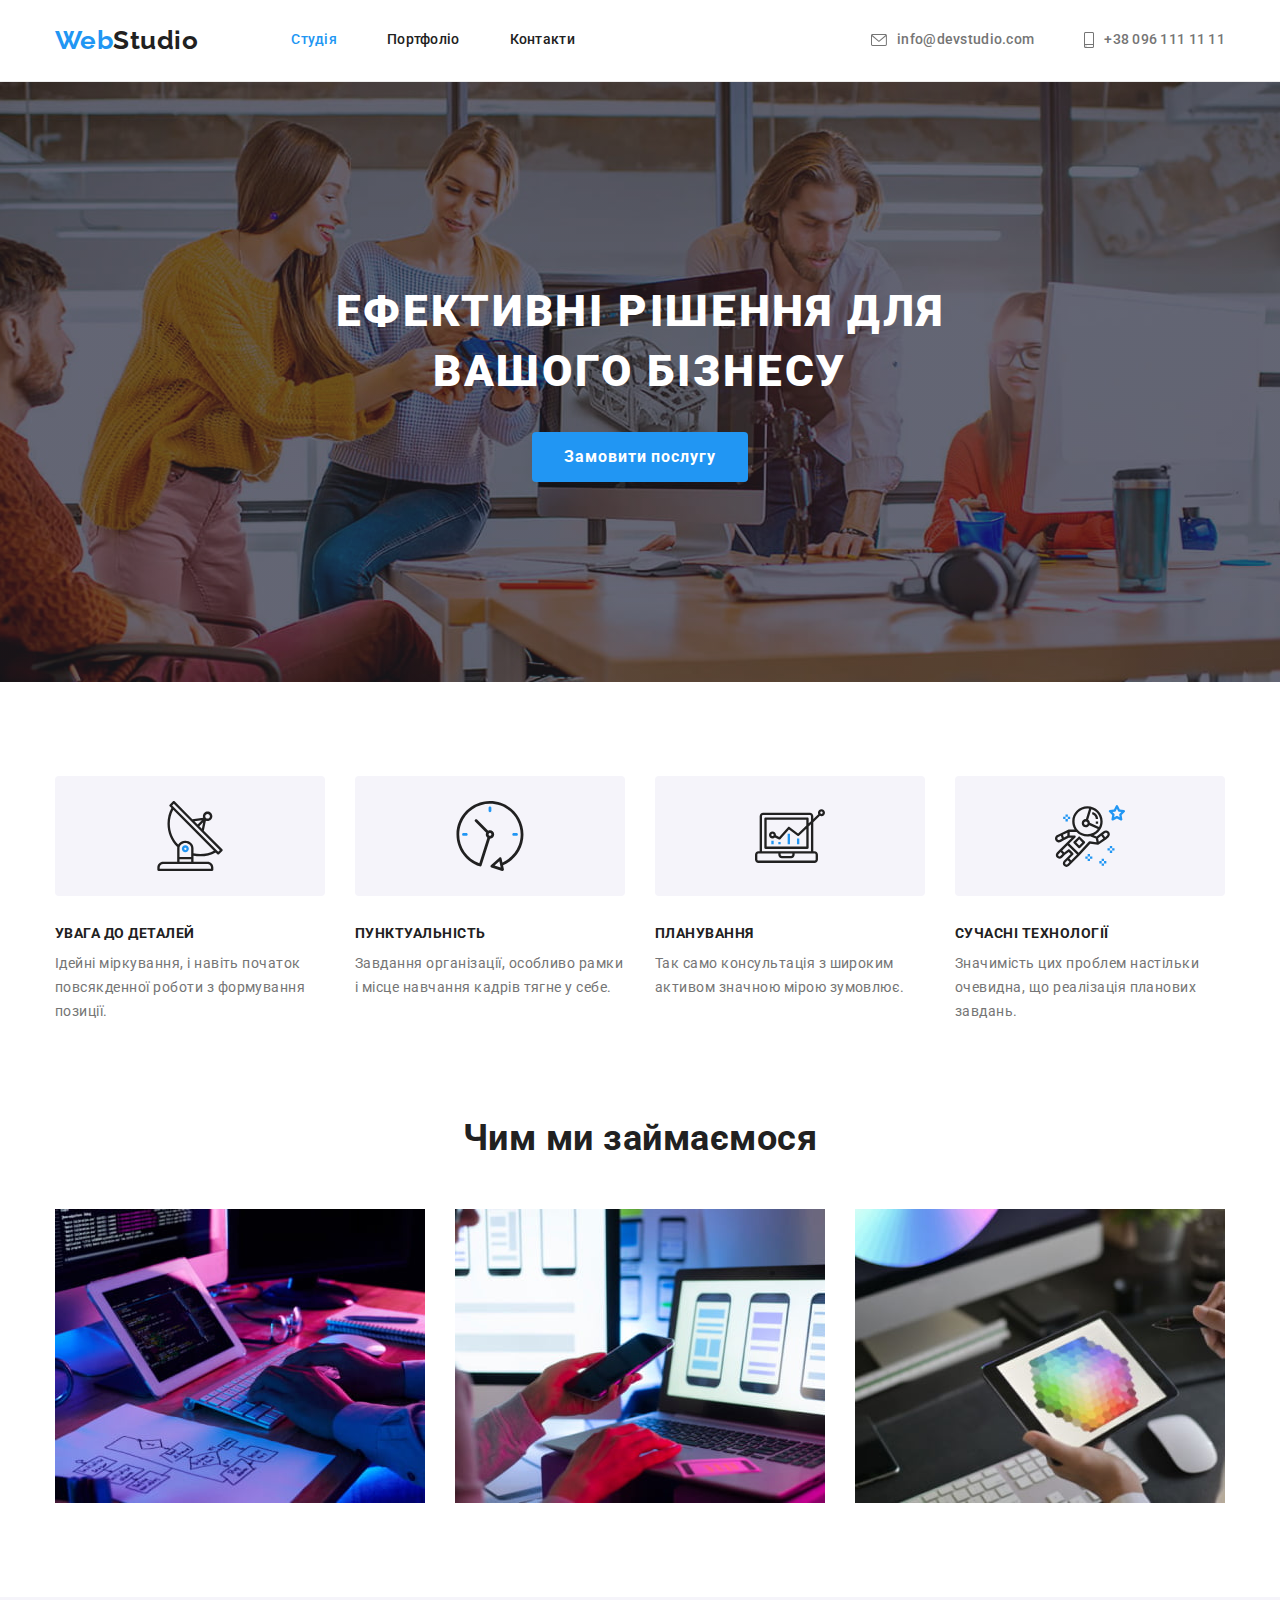
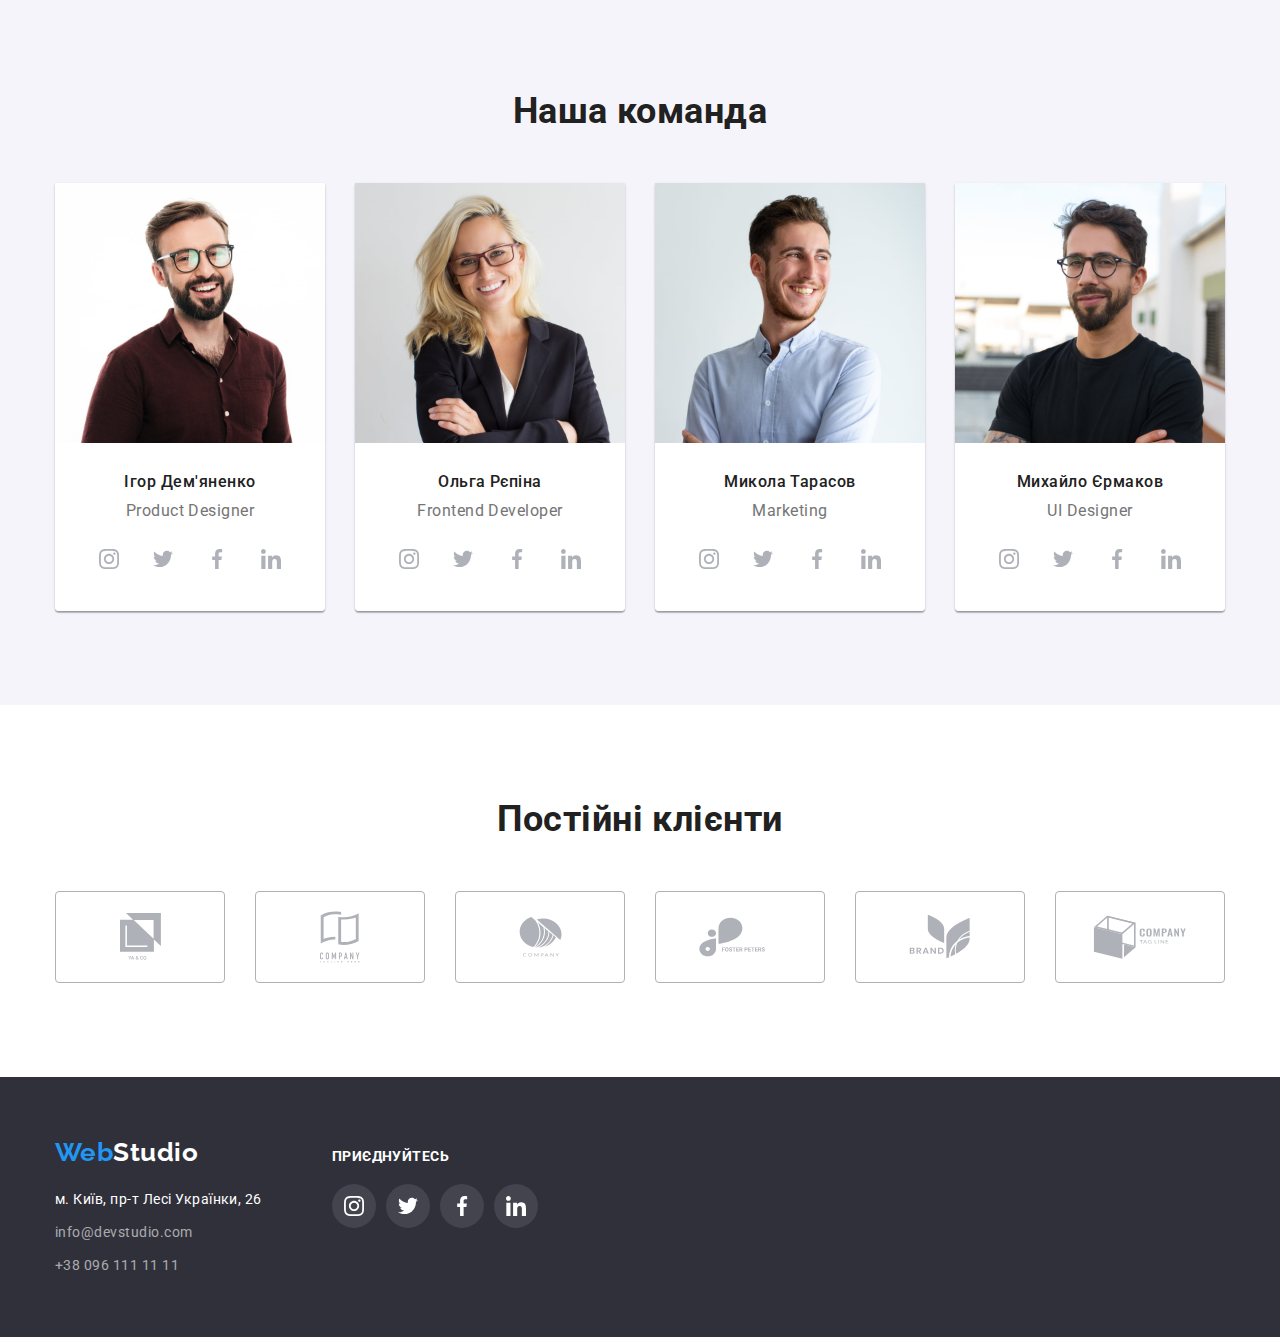
<file: index.html>
<!doctype html>
<html lang="uk">
<head>
    <meta charset="UTF-8">
    <meta http-equiv="X-UA-Compatible" content="IE=edge">
    <meta name="viewport" content="width=device-width, initial-scale=1.0">
    <title>Головна</title>
    <link href="https://fonts.googleapis.com/css2?family=Raleway:wght@700&family=Roboto:wght@400;500;700;900&display=swap" rel="stylesheet">
    <link rel="stylesheet" href="https://cdnjs.cloudflare.com/ajax/libs/modern-normalize/1.1.0/modern-normalize.min.css">
    <link rel="stylesheet" href="./css/styles.css">
</head>

<body>
    <header class="page-header">
        <div class="container">
            <nav class="flex-utility">
                <a class="logo link" href="./index.html"><span class="logo-accent">Web</span>Studio</a>
                <ul class="site-nav list flex-utility">
                    <li class="nav-item"><a class="link current-page" href="./index.html">Студія</a></li>
                    <li class="nav-item"><a class="link" href="./portfolio.html">Портфоліо</a></li>
                    <li class="nav-item"><a class="link" href="">Контакти</a></li>
                </ul>
            </nav>
            
            <ul class="contacts list flex-utility">
                <li class="contacts-item">
                    <a class="link mail-link" href="mailto:info@devstudio.com">
                        <svg class="mail-icon"   width="16" height="12">
                            <use href="./images/icons.svg#icon-envelope"></use>
                        </svg>
                        <span>info@devstudio.com</span>
                    </a>
                </li>
                <li class="contacts-item">
                    <a class="link" href="tel:+380961111111">
                        <svg class="tel-icon" width="10" height="16">
                            <use href="./images/icons.svg#icon-smartphone"></use>
                        </svg>
                        <span>+38 096 111 11 11</span>
                    </a>
                </li>
            </ul>
        </div>
    </header>

    <main>
        <section class="hero-section">
            <div class="container">
                <h1 class="hero">Ефективні рішення для <br>вашого бізнесу</h1>
                <button class="hero-btn" type="button">Замовити послугу</button>
            </div>
        </section>

        <section class="feature-section section">
            <div class="container">
                <h2 class="section-title">Особливості</h2>
                <ul class="feature-list list flex-utility">
                    <li class="item">
                        <div class="icon-wrapper">
                            <svg class="item-icon" width="70px" height="70px">
                                <use href="./images/icons.svg#icon-antenna"></use>
                            </svg>
                        </div>
                        <h3 class="item-title">УВАГА ДО ДЕТАЛЕЙ</h3>
                        <p class="item-text">Ідейні міркування, і навіть початок повсякденної роботи з формування позиції.</p>
                    </li>
                    <li class="item">
                        <div class="icon-wrapper">
                            <svg class="item-icon" width="70px" height="70px">
                                <use href="./images/icons.svg#icon-clock"></use>
                            </svg>
                        </div>
                        <h3 class="item-title">ПУНКТУАЛЬНІСТЬ</h3>
                        <p class="item-text">Завдання організації, особливо рамки і місце навчання кадрів тягне у себе.</p>
                    </li>
                    <li class="item">
                        <div class="icon-wrapper">
                            <svg class="item-icon" width="70px" height="70px">
                                <use href="./images/icons.svg#icon-diagram"></use>
                            </svg>
                        </div>
                        <h3 class="item-title">ПЛАНУВАННЯ</h3>
                        <p class="item-text">Так само консультація з широким активом значною мірою зумовлює.</p>
                    </li>
                    <li class="item">
                        <div class="icon-wrapper">
                            <svg class="item-icon" width="70px" height="70px">
                                <use href="./images/icons.svg#icon-astronaut"></use>
                            </svg>
                        </div>
                        <h3 class="item-title">СУЧАСНІ ТЕХНОЛОГІЇ</h3>
                        <p class="item-text">Значимість цих проблем настільки очевидна, що реалізація планових завдань.</p>
                    </li>
                </ul>
            </div>
        </section>

        <section class="work-section section">
            <div class="container">
                <h2 class="section-title">Чим ми займаємося</h2>
                <ul class="list flex-utility">
                    <li class="item"><img src="./images/coding.jpg" alt="розробка" width="370" height="294"></li>
                    <li class="item"><img src="./images/mobile-development.jpg" alt="мобільна розробка" width="370" height="294"></li>
                    <li class="item"><img src="./images/designing.jpg" alt="розробка дизайну" width="370" height="294"></li>
                </ul>
            </div>
        </section>

        <section class="team-section section">
            <div class="container">
                <h2 class="section-title">Наша команда</h2>
                <ul class="team-list list flex-utility">
                    <li class="team-card">
                        <img src="./images/product-designer.jpg" alt="чоловік в окулярах з бородою" width="270" height="260">
                        <div class="wrapper">
                            <h3 class="card-title">Ігор Дем'яненко</h3>
                            <p class="card-text" lang="en">Product Designer</p>
                            <ul class="social-list list">
                                <li class="social-list-item">
                                    <a href="" class="social-link">
                                        <svg class="social-icon" width="20" height="20">
                                            <use href="./images/icons.svg#icon-instagram"></use>
                                        </svg>
                                    </a>
                                </li>
                                <li class="social-list-item" width="20" height="20">
                                    <a href="" class="social-link">
                                        <svg class="social-icon">
                                            <use href="./images/icons.svg#icon-twitter"></use>
                                        </svg>
                                    </a>
                                </li>
                                <li class="social-list-item">
                                    <a href="" class="social-link">
                                        <svg class="social-icon" width="20" height="20">
                                            <use href="./images/icons.svg#icon-facebook"></use>
                                        </svg>
                                    </a>
                                </li>
                                <li class="social-list-item">
                                    <a href="" class="social-link">
                                        <svg class="social-icon" width="20" height="20">
                                            <use href="./images/icons.svg#icon-linkedin"></use>
                                        </svg>
                                    </a>
                                </li>
                            </ul>
                        </div>
                        
                    </li>
                    <li class="team-card">
                        <img src="./images/frontend-developer.jpg" alt="жінка в костюмі та окулярах" width="270" height="260">
                        <div class="wrapper">
                            <h3 class="card-title">Ольга Рєпіна</h3>
                            <p class="card-text" lang="en">Frontend Developer</p>
                            <ul class="social-list list">
                                <li class="social-list-item">
                                    <a href="" class="social-link">
                                        <svg class="social-icon" width="20" height="20">
                                            <use href="./images/icons.svg#icon-instagram"></use>
                                        </svg>
                                    </a>
                                </li>
                                <li class="social-list-item" width="20" height="20">
                                    <a href="" class="social-link">
                                        <svg class="social-icon">
                                            <use href="./images/icons.svg#icon-twitter"></use>
                                        </svg>
                                    </a>
                                </li>
                                <li class="social-list-item">
                                    <a href="" class="social-link">
                                        <svg class="social-icon" width="20" height="20">
                                            <use href="./images/icons.svg#icon-facebook"></use>
                                        </svg>
                                    </a>
                                </li>
                                <li class="social-list-item">
                                    <a href="" class="social-link">
                                        <svg class="social-icon" width="20" height="20">
                                            <use href="./images/icons.svg#icon-linkedin"></use>
                                        </svg>
                                    </a>
                                </li>
                            </ul>
                        </div>
                    </li>
                    <li class="team-card">
                        <img src="./images/marketing.jpg" alt="чоловік у блакитній сорочці" width="270" height="260">
                        <div class="wrapper">
                            <h3 class="card-title">Микола Тарасов</h3>
                            <p class="card-text" lang="en">Marketing</p>
                            <ul class="social-list list">
                                <li class="social-list-item">
                                    <a href="" class="social-link">
                                        <svg class="social-icon" width="20" height="20">
                                            <use href="./images/icons.svg#icon-instagram"></use>
                                        </svg>
                                    </a>
                                </li>
                                <li class="social-list-item" width="20" height="20">
                                    <a href="" class="social-link">
                                        <svg class="social-icon">
                                            <use href="./images/icons.svg#icon-twitter"></use>
                                        </svg>
                                    </a>
                                </li>
                                <li class="social-list-item">
                                    <a href="" class="social-link">
                                        <svg class="social-icon" width="20" height="20">
                                            <use href="./images/icons.svg#icon-facebook"></use>
                                        </svg>
                                    </a>
                                </li>
                                <li class="social-list-item">
                                    <a href="" class="social-link">
                                        <svg class="social-icon" width="20" height="20">
                                            <use href="./images/icons.svg#icon-linkedin"></use>
                                        </svg>
                                    </a>
                                </li>
                            </ul>
                        </div>
                    </li>
                    <li class="team-card">
                        <img src="./images/ui-designer.jpg" alt="чоловік в окулярах та чорній футболці" width="270" height="260">
                        <div class="wrapper">
                            <h3 class="card-title">Михайло Єрмаков</h3>
                            <p class="card-text" lang="en">UI Designer</p>
                            <ul class="social-list list">
                                <li class="social-list-item">
                                    <a href="" class="social-link">
                                        <svg class="social-icon" width="20" height="20">
                                            <use href="./images/icons.svg#icon-instagram"></use>
                                        </svg>
                                    </a>
                                </li>
                                <li class="social-list-item" width="20" height="20">
                                    <a href="" class="social-link">
                                        <svg class="social-icon">
                                            <use href="./images/icons.svg#icon-twitter"></use>
                                        </svg>
                                    </a>
                                </li>
                                <li class="social-list-item">
                                    <a href="" class="social-link">
                                        <svg class="social-icon" width="20" height="20">
                                            <use href="./images/icons.svg#icon-facebook"></use>
                                        </svg>
                                    </a>
                                </li>
                                <li class="social-list-item">
                                    <a href="" class="social-link">
                                        <svg class="social-icon" width="20" height="20">
                                            <use href="./images/icons.svg#icon-linkedin"></use>
                                        </svg>
                                    </a>
                                </li>
                            </ul>
                        </div>
                    </li>
                </ul>
            </div>
        </section>

        <section class="client-section section">
            <div class="container">
                <h2 class="section-title">Постійні клієнти</h2>
                <ul class="client-list list">
                    <li class="client-item">
                        <a href="" class="client-link">
                            <svg class="client-icon" width="41" height="47">
                                <use href="./images/icons.svg#icon-group-6"></use>
                            </svg>
                        </a>
                        
                    </li>
                    <li class="client-item">
                        <a href="" class="client-link">
                            <svg class="client-icon" width="40" height="52">
                                <use href="./images/icons.svg#icon-group-1"></use>
                            </svg>
                        </a>
                        
                    </li>
                    <li class="client-item">
                        <a href="" class="client-link">
                            <svg class="client-icon" width="43" height="41">
                                <use href="./images/icons.svg#icon-group-2"></use>
                            </svg>
                        </a>
                        
                    </li>
                    <li class="client-item">
                        <a href="" class="client-link">
                            <svg class="client-icon" width="84" height="40">
                                <use href="./images/icons.svg#icon-group-3"></use>
                            </svg>
                        </a>
                        
                    </li>
                    <li class="client-item">
                        <a href="" class="client-link">
                            <svg class="client-icon" width="62" height="45">
                                <use href="./images/icons.svg#icon-group-4"></use>
                            </svg>
                        </a>
                        
                    </li>
                    <li class="client-item">
                        <a href="" class="client-link">
                            <svg class="client-icon" width="94" height="44">
                                <use href="./images/icons.svg#icon-group-5"></use>
                            </svg>
                        </a>
                        
                    </li>
                </ul>
            </div>
        </section>
    </main>
    
    <footer class="page-footer">
        <div class="container">
            <div class="wrapper">
                <a class="logo link" href="./index.html"><span class="logo-accent">Web</span>Studio</a>
                <address>
                    <p class="addres-text">м. Київ, пр-т Лесі Українки, 26</p>
                    <ul class="contact-list list">
                        <li class="item"><a class="link" href="mailto:info@devstudio.com">info@devstudio.com</a></li>
                        <li class="item"><a class="link" href="tel:+380961111111">+38 096 111 11 11</a></li>
                    </ul>
                </address>
            </div>
            <div class="footer-social-block">
                <p class="social-block-text">приєднуйтесь</p>
                <ul class="social-list list">
                    <li class="social-list-item">
                        <a href="" class="social-link">
                            <svg class="social-icon" width="20" height="20">
                                <use href="./images/icons.svg#icon-instagram"></use>
                            </svg>
                        </a>
                    </li>
                    <li class="social-list-item" width="20" height="20">
                        <a href="" class="social-link">
                            <svg class="social-icon">
                                <use href="./images/icons.svg#icon-twitter"></use>
                            </svg>
                        </a>
                    </li>
                    <li class="social-list-item">
                        <a href="" class="social-link">
                            <svg class="social-icon" width="20" height="20">
                                <use href="./images/icons.svg#icon-facebook"></use>
                            </svg>
                        </a>
                    </li>
                    <li class="social-list-item">
                        <a href="" class="social-link">
                            <svg class="social-icon" width="20" height="20">
                                <use href="./images/icons.svg#icon-linkedin"></use>
                            </svg>
                        </a>
                    </li>
                </ul>
            </div>
        </div>
    </footer>
</body>
</html>
</file>
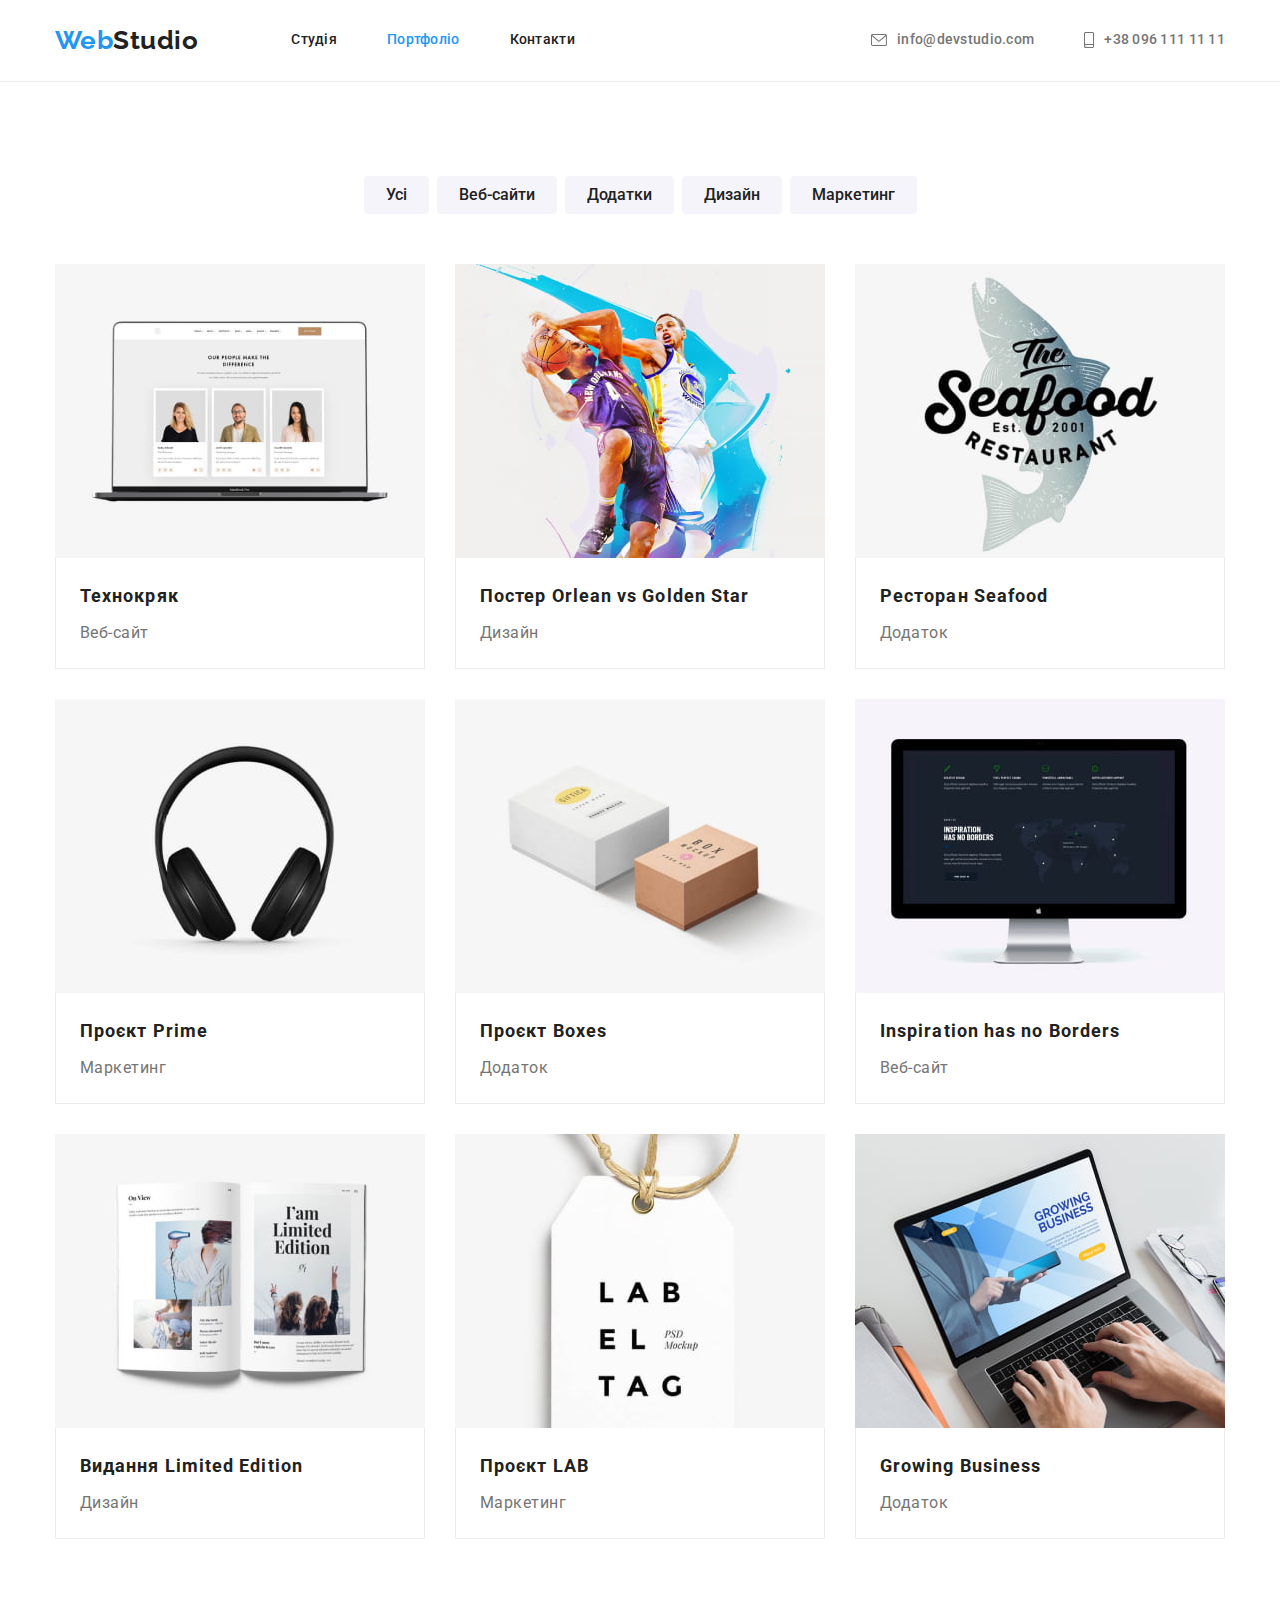
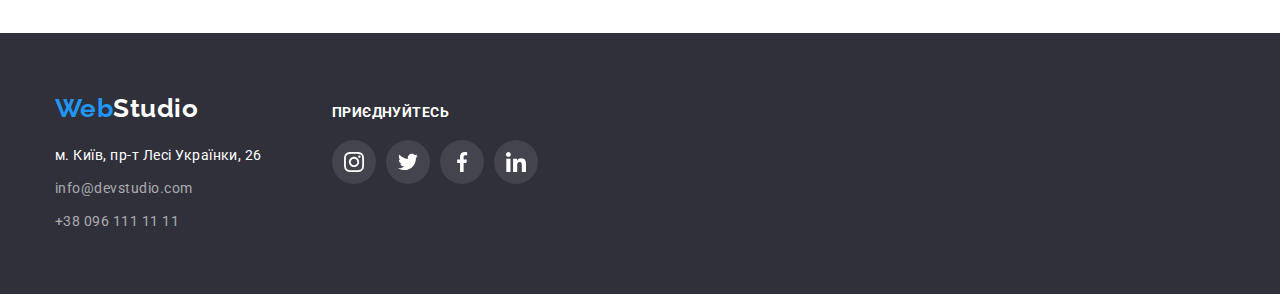
<file: portfolio.html>
<!doctype html>
<html lang="uk">

<head>
    <meta charset="UTF-8">
    <meta http-equiv="X-UA-Compatible" content="IE=edge">
    <meta name="viewport" content="width=device-width, initial-scale=1.0">
    <title>Портфоліо</title>
    <link href="https://fonts.googleapis.com/css2?family=Raleway:wght@700&family=Roboto:wght@400;500;700;900&display=swap" rel="stylesheet">
    <link rel="stylesheet" href="https://cdnjs.cloudflare.com/ajax/libs/modern-normalize/1.1.0/modern-normalize.min.css">
    <link rel="stylesheet" href="./css/styles.css">
</head>

<body>
    <header class="page-header">
        <div class="container">
            <nav class="flex-utility">
                <a class="logo link" href="./index.html"><span class="logo-accent">Web</span>Studio</a>
                <ul class="site-nav list flex-utility">
                    <li class="nav-item"><a class="link" href="./index.html">Студія</a></li>
                    <li class="nav-item"><a class="link  current-page" href="./portfolio.html">Портфоліо</a></li>
                    <li class="nav-item"><a class="link" href="">Контакти</a></li>
                </ul>
            </nav>
    
            <ul class="contacts list flex-utility">
                <li class="contacts-item">
                    <a class="link mail-link" href="mailto:info@devstudio.com">
                        <svg class="mail-icon" width="16" height="12">
                            <use href="./images/icons.svg#icon-envelope"></use>
                        </svg>
                        <span>info@devstudio.com</span>
                    </a>
                </li>
                <li class="contacts-item">
                    <a class="link" href="tel:+380961111111">
                        <svg class="tel-icon" width="10" height="16">
                            <use href="./images/icons.svg#icon-smartphone"></use>
                        </svg>
                        <span>+38 096 111 11 11</span>
                    </a>
                </li>
            </ul>
        </div>
    </header>

    <main>
       <section class="projects-section section">
        <div class="container">
            <h1>Реалізовані проекти</h1>
            <ul class="btn-list list flex-utility">
                <li><button class="btn" type="button">Усі</button></li>
                <li><button class="btn" type="button">Веб-сайти</button></li>
                <li><button class="btn" type="button">Додатки</button></li>
                <li><button class="btn" type="button">Дизайн</button></li>
                <li><button class="btn" type="button">Маркетинг</button></li>
            </ul>
            <ul class="work-list list">
                <li class="work-card"><a class="link" href="">
                        <img src="./images/technocrack.jpg" alt="ноутбук з додатком на моніторі" width="370">
                        <div class="wrapper">
                            <h2 class="card-title">Технокряк</h2>
                            <p class="card-text">Веб-сайт</p>
                        </div>
                    </a></li>
                <li class="work-card"><a class="link" href="">
                        <img src="./images/poster.jpg" alt="баскетболісти змагаються за м'яч" width="370">
                        <div class="wrapper">
                            <h2 class="card-title">Постер <span lang="en">Orlean vs Golden Star</span></h2>
                            <p class="card-text">Дизайн</p>
                        </div>
                    </a></li>
                <li class="work-card"><a class="link" href="">
                        <img src="./images/seafood.jpg" alt="силует риби з написом" width="370">
                        <div class="wrapper">
                            <h2 class="card-title">Ресторан <span lang="en">Seafood</span></h2>
                            <p class="card-text">Додаток</p>
                        </div>
                    </a></li>
                <li class="work-card"><a class="link" href="">
                        <img src="./images/prime.jpg" alt="навушники" width="370">
                        <div class="wrapper">
                            <h2 class="card-title">Проєкт <span lang="en">Prime</span></h2>
                            <p class="card-text">Маркетинг</p>
                        </div>
                    </a></li>
                <li class="work-card"><a class="link" href="">
                        <img src="./images/boxes.jpg" alt="коробки" width="370">
                        <div class="wrapper">
                            <h2 class="card-title">Проєкт <span lang="en">Boxes</span></h2>
                            <p class="card-text">Додаток</p>
                        </div>
                    </a></li>
                <li class="work-card"><a class="link" href="">
                        <img src="./images/inspiration.jpg" alt="монітор з віткритим застосунком" width="370">
                        <div class="wrapper">
                            <h2 class="card-title" lang="en">Inspiration has no Borders</h2>
                            <p class="card-text">Веб-сайт</p>
                        </div>
                    </a></li>
                <li class="work-card"><a class="link" href="">
                        <img src="./images/limited-edition.jpg" alt="журнал" width="370">
                        <div class="wrapper">
                            <h2 class="card-title">Видання <span lang="en">Limited Edition</span></h2>
                            <p class="card-text">Дизайн</p>
                        </div>
                    </a></li>
                <li class="work-card"><a class="link" href="">
                        <img src="./images/lab.jpg" alt="етикетка" width="370">
                        <div class="wrapper">
                            <h2 class="card-title">Проєкт <span lang="en">LAB</span></h2>
                            <p class="card-text">Маркетинг</p>
                        </div>
                    </a></li>
                <li class="work-card"><a class="link" href="">
                        <img src="./images/growing-busines.jpg" alt="ноутбук за яким працює людина" width="370">
                        <div class="wrapper">
                            <h2 class="card-title" lang="en">Growing Business</h2>
                            <p class="card-text">Додаток</p>
                        </div>
                    </a></li>
            </ul>
        </div>
       </section>
    </main>

    <footer class="page-footer">
        <div class="container">
            <div class="wrapper">
                <a class="logo link" href="./index.html"><span class="logo-accent">Web</span>Studio</a>
                <address>
                    <p class="addres-text">м. Київ, пр-т Лесі Українки, 26</p>
                    <ul class="contact-list list">
                        <li class="item"><a class="link" href="mailto:info@devstudio.com">info@devstudio.com</a></li>
                        <li class="item"><a class="link" href="tel:+380961111111">+38 096 111 11 11</a></li>
                    </ul>
                </address>
            </div>
            <div class="footer-social-block">
                <p class="social-block-text">приєднуйтесь</p>
                <ul class="social-list list">
                    <li class="social-list-item">
                        <a href="" class="social-link">
                            <svg class="social-icon" width="20" height="20">
                                <use href="./images/icons.svg#icon-instagram"></use>
                            </svg>
                        </a>
                    </li>
                    <li class="social-list-item" width="20" height="20">
                        <a href="" class="social-link">
                            <svg class="social-icon">
                                <use href="./images/icons.svg#icon-twitter"></use>
                            </svg>
                        </a>
                    </li>
                    <li class="social-list-item">
                        <a href="" class="social-link">
                            <svg class="social-icon" width="20" height="20">
                                <use href="./images/icons.svg#icon-facebook"></use>
                            </svg>
                        </a>
                    </li>
                    <li class="social-list-item">
                        <a href="" class="social-link">
                            <svg class="social-icon" width="20" height="20">
                                <use href="./images/icons.svg#icon-linkedin"></use>
                            </svg>
                        </a>
                    </li>
                </ul>
            </div>
        </div>
    </footer>
</body>

</html>
</file>
<file: css/styles.css>
:root {
    --accent-color: #2196F3;
    --main-text-color: #757575;
    --title-text-color: #212121;
    --primary-white-color: #FFFFFF;
    --secondary-bg-color: #2F303A;
    --btn-bg-color: #F5F4FA;
    --border-color: #ECECEC;
    --icon-color: #AFB1B8;
    --icon-dark-color: #43444D;
}

body {
    color: var(--main-text-color);
    font-family: 'Roboto', sans-serif;
    font-size: 16px;
    font-style: normal;
    line-height: 1.17;
    letter-spacing: 0.03em;
}

ul, h1, h2, h3, h4, h5, h6, p {
    margin: 0;
    padding: 0;
}

img {
    display: block;
    max-width: 100%;
    height: auto;
}

.list {
    list-style: none;
}

.link {

    color: inherit;
    font-style: normal;
    text-decoration: none;
}

.flex-utility {
    display: flex;
}

.container {
    margin: 0 auto;
    width: 1200px;
    padding: 0 15px;    
}

.section {
    padding-bottom: 94px;
    padding-top: 94px;
}

.page-header {
    padding-top: 25px;
    padding-bottom: 25px;
}

.page-header .container {
    display: flex;
    align-items: center;
}

.logo {
    display: block;
    margin-right: 93px;
    color: var(--title-text-color);

    font-family: 'Raleway', sans-serif;
    font-weight: 700;
    font-size: 26px;
    line-height: 1.19;
}

.logo-accent {
    color: var(--accent-color);
}

.contacts.list {
    margin-left: auto;
}

.site-nav .nav-item:not(:last-child) {
    margin-right: 50px;
}

.site-nav .nav-item {
    display: flex;
    align-items: center;
}
.site-nav .link {
    display: block;
        
    color: var(--title-text-color);
    font-weight: 500;
    font-size: 14px;
    line-height: 1.14;
    letter-spacing: 0.02em;
}

.nav-item .current-page {
    color: var(--accent-color);
}    

.nav-item .link:hover,
.nav-item .link:focus,
.contacts .link:hover,
.contacts .link:focus,
.contact-list .link:hover,
.contact-list .link:focus {
    color: var(--accent-color);
}

.mail-icon,
.tel-icon {
    fill: currentColor;
}

.mail-icon {
    width: 16px;
    height: 12px;
    display: inline-block;
}

.mail-link:hover .mail-icon,
.tel-link:hover .tel-icon,
.mail-link:focus .mail-icon,
.tel-link:focus .tel-icon {
    fill: currentColor;
}

.contacts-item span{
    display: block;
}

.contacts .contacts-item:not(:last-child) {
    margin-right: 50px;
}

.contacts .link{
    display: flex;
    gap: 10px;
    align-items: center;
    color: var(--main-text-color);

    font-weight: 500;
    font-size: 14px;
    line-height: 1.14;
    letter-spacing: 0.02em;
}

.page-header {
    border-bottom: 1px solid;
    border-color: var(--border-color);
}

.hero-section {
    max-width: 1600px;
    height: 600px;
    margin-left: auto;
    margin-right: auto;
    background-image: linear-gradient(rgba(47, 48, 58, 0.4), rgba(47, 48, 58, 0.4)),
    url("../images/hero-background-image.jpg");
    background-repeat: no-repeat;
    background-size: cover;
    background-position: center;
    padding-top: 200px;
    padding-bottom: 200px;
    text-align: center;
}

.hero {
    margin-bottom: 30px;
    color: var(--primary-white-color);

    font-weight: 900;
    font-size: 44px;
    line-height: 1.36;
    text-align: center;
    letter-spacing: 0.06em;
    text-transform: uppercase;
}

.hero-btn {
    min-width: 216px;
    padding: 10px 32px;


    color: var(--primary-white-color);
    background-color: var(--accent-color);
    border: transparent;
    border-radius: 4px;

    font-family: inherit;
    font-weight: 700;
    font-size: 16px;
    line-height: 1.88;
    text-align: center;
    letter-spacing: 0.06em;
}

.feature-list .item {
    width: 270px;
}

.feature-list .item:not(:last-child) {
    margin-right: 30px;
}

.feature-list .item-title {
    margin-bottom: 10px;

    color: var(--title-text-color);
    
    font-weight: 700;
    font-size: 14px;
    line-height: 1.14;
    text-transform: uppercase;
}

.feature-list .item-text {
    line-height: 1.71;
    font-size: 14px;
}

.icon-wrapper{
    width: 270px;
    height: 120px;
    display: flex;
    justify-content: center;
    align-items: center;
    background-color: var(--btn-bg-color);
    margin-bottom: 30px;
    border-radius: 4px;
}

.item-icon{
    display: block;
}

.section-title {
    color: var(--title-text-color);

    font-weight: 700;
    font-size: 36px;
    line-height: 1.16;
    text-align: center;
}

.work-section {
    padding-top: 0;
}

.work-section .section-title {
    margin-bottom: 50px;
}

.work-section .item:not(:last-child) {
    margin-right: 30px;
}

.team-section {
    background-color: var(--btn-bg-color);
}

.team-section .section-title {
    margin-bottom: 50px;
}

.team-card:not(:last-child) {
    margin-right: 30px;
}

.team-card .wrapper {
    padding-top: 30px;
    padding-bottom: 30px;
    background-color: var(--primary-white-color);
    border: 1px transparent;
    border-radius: 0px 0px 4px 4px;
}

.team-card .card-title {
    color: var(--title-text-color);

    font-size: 16px;
    font-weight: 500;
    line-height: 1.18;
    text-align: center;
}

.team-card {
    box-shadow: 0px 1px 3px rgba(0, 0, 0, 0.12), 0px 1px 1px rgba(0, 0, 0, 0.14), 0px 2px 1px rgba(0, 0, 0, 0.2);
    border: 1px transparent;
    border-radius: 0px 0px 4px 4px;
}

.team-card .card-text {
    margin-top: 10px;

    line-height: 1.18;
    text-align: center;
}

.social-list {
    margin-top: 16px;
    display: flex;
    gap: 10px;
    justify-content: center;
}

.social-list-item {
    width: 44px;
    height: 44px;
    border-radius: 50%;
}

.social-link {
    display: block;
    width: 100%;
    height: 100%;
    border-radius: 50%;
    display: flex;
    justify-content: center;
    align-items: center;
}

.social-icon {
    fill: var(--icon-color);
    width: 20px;
    height: 20px;
}

.social-link:hover .social-icon,
.social-link:focus .social-icon {
    fill: var(--primary-white-color);
}

.social-link:hover,
.social-link:focus {
    background-color: var(--accent-color);
}

.client-section .section-title {
    margin-bottom: 50px;
}

.client-list {
    display: flex;
    gap: 30px;
}

.client-item {
    width: 170px;
    height: 92px;
}

.client-link {
    display: block;
    width: 100%;
    height: 100%;
    display: flex;
    justify-content: center;
    align-items: center;
    border-radius: 4px;
    border: 1px solid var(--icon-color);
    border-radius: 4px;
}

.client-icon {
    fill: var(--icon-color);
}

.client-link:hover .client-icon,
.client-link:focus .client-icon {
    fill: var(--accent-color);
}

.client-link:hover {
    border-color:var(--accent-color);
}

.page-footer {
    padding-bottom: 60px;
    padding-top: 60px;

    background-color: var(--secondary-bg-color);
}

.page-footer .logo {
    margin-bottom: 20px;

    color: var(--primary-white-color);
}

.addres-text {
    margin-bottom: 9px;

    color: var(--primary-white-color);

    font-style: normal;
    font-size: 14px;
    line-height: 1.71;
}

.contact-list .item:not(:last-child) {
    margin-bottom: 9px;
}

.contact-list .link {
    color: rgba(255, 255, 255, 0.6);

    font-size: 14px;
    line-height: 1.71;    
}

.social-block-text {
    margin-bottom: 20px;
    font-family: 'Roboto';
    font-style: normal;
    font-weight: 700;
    font-size: 14px;
    line-height: 16px;
    letter-spacing: 0.03em;
    text-transform: uppercase;
    
    color: var(--primary-white-color);
}

.page-footer .container {
    display: flex;
    align-items: baseline;
}

.page-footer .logo {
    margin-right: 0;
}

.footer-social-block {
    margin-left: 70px;
}

.footer-social-block .social-list-item {
    background-color: var(--icon-dark-color);
}

.footer-social-block .social-list-item:hover {
    background-color: var(--accent-color);
}

.footer-social-block .social-icon {
    fill: var(--primary-white-color);
}

.projects-section h1,
.feature-section h2 {
    position: absolute;
    width: 1px;
    height: 1px;
    margin: -1px;
    border: 0;
    padding: 0;

    white-space: nowrap;
    clip-path: inset(100%);
    clip: rect(0 0 0 0);
    overflow: hidden;
}


.btn-list {
    margin-bottom: 50px;
    justify-content: center;
}

.projects-section .work-list {
    display: flex;
    flex-wrap: wrap;
}

.work-list .work-card:not(:nth-child(3n)) {
    margin-right: 30px;    
}

.work-list .work-card:not(:nth-last-child(-n + 3)) {
    margin-bottom: 30px;
}

.work-list .work-card {
    width: 370px;    
}

.work-list .wrapper {
    padding: 20px 24px;

    border: var(--border-color) 1px solid;
    border-top: none;
}

.work-card .card-title {
    margin-bottom: 4px;

    color: var(--title-text-color);

    font-weight: 700;
    font-size: 18px;
    line-height: 2;
    letter-spacing: 0.06em;
}

.work-card .card-text {
    line-height: 1.88;
}

.work-card .link {
    display: block;
    width: 100%;
    height: 100%;
}

.work-card .link:hover,
.work-card .link:focus {
    box-shadow: 
    0px 1px 1px rgba(0, 0, 0, 0.12), 
    0px 4px 4px rgba(0, 0, 0, 0.06), 
    1px 4px 6px rgba(0, 0, 0, 0.16);
}

.btn-list li:not(:last-child) {
    margin-right: 8px;
}

.btn-list .btn {
    padding: 6px 22px;

    color: var(--title-text-color);
    background-color: var(--btn-bg-color);
    border: transparent;
    border-radius: 4px;

    font-family: 'Roboto', sans-serif;
    font-size: 16px;
    font-weight: 500;
    line-height: 1.62;
    text-align: center;
}

.btn-list .btn:hover,
.btn-list .btn:focus {
    background-color: var(--accent-color);
    color: var(--primary-white-color);
    box-shadow: 
    0px 3px 1px rgba(0, 0, 0, 0.1), 
    0px 1px 2px rgba(0, 0, 0, 0.08), 
    0px 2px 2px rgba(0, 0, 0, 0.12);
}
</file>
